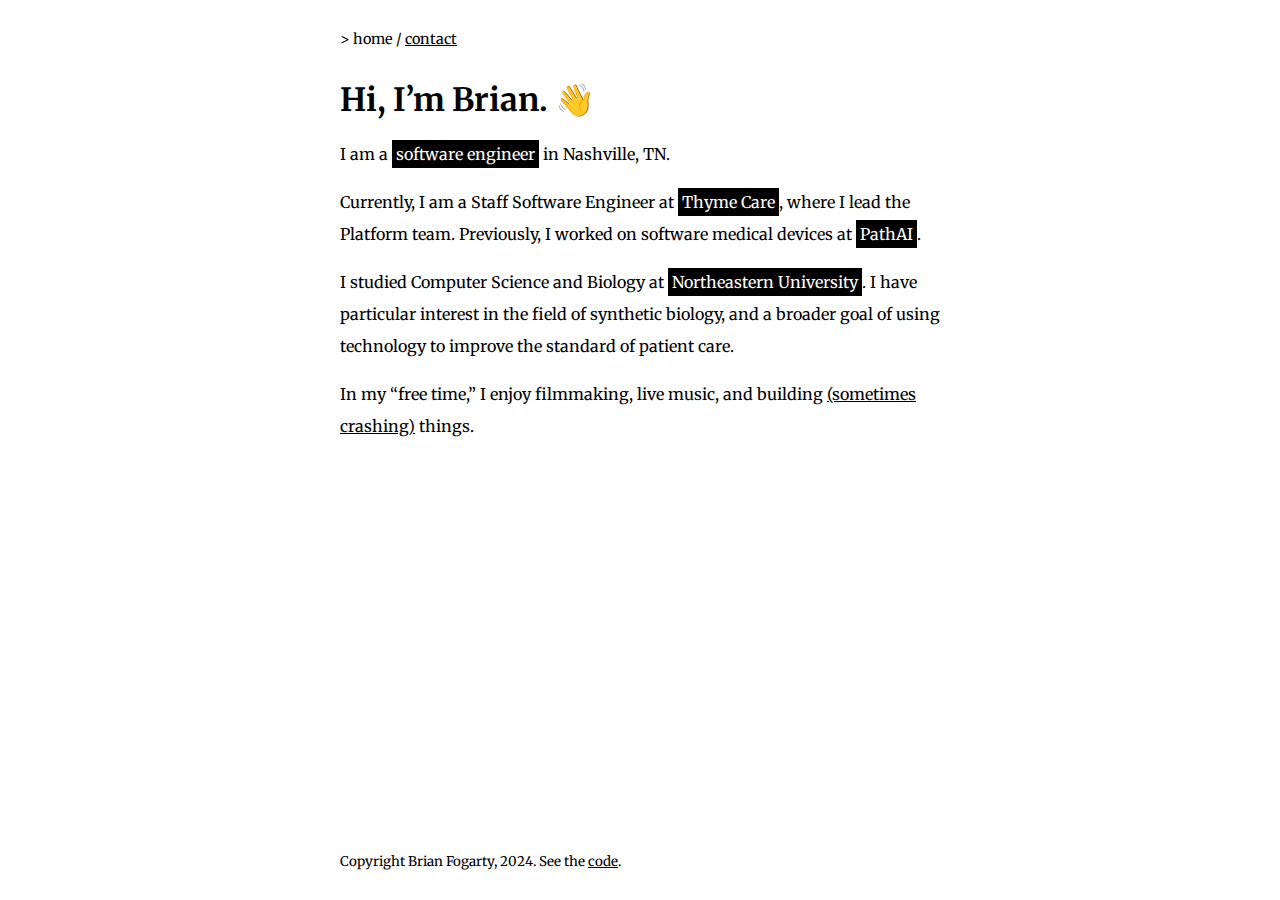
<file: index.html>
<!doctype html><html lang=en-us><head><meta charset=utf-8><meta name=viewport content="width=device-width,initial-scale=1"><title>Brian Fogarty</title><meta name=description content="Boston-based computer scientist, biologist, and coffee drinker."><meta name=generator content="Hugo 0.81.0"><link rel=preconnect href=https://fonts.gstatic.com><link href="https://fonts.googleapis.com/css2?family=Merriweather&display=swap" rel=stylesheet><link href="https://fonts.googleapis.com/css2?family=Inconsolata&display=swap" rel=stylesheet><link rel=stylesheet href=/css/style.css></head><body><div id=page><header><nav>>
<span>home</span>
<span><a href=/contact>contact</a></span></nav></header><section id=main><h1 id=hi-im-brian-wave>Hi, I&rsquo;m Brian. 👋</h1><p>I am a <strong>software engineer</strong> in Nashville, TN.</p><p>Currently, I am a Staff Software Engineer at <a href=https://thymecare.com/ target=_blank><strong>Thyme Care</strong></a>, where I lead the Platform team. Previously, I worked on software medical devices at <a href=https://www.pathai.com/ target=_blank><strong>PathAI</strong></a>.</p><p>I studied Computer Science and Biology at <strong>Northeastern University</strong>. I have particular interest in the field of synthetic biology, and a broader goal of using technology to improve the standard of patient care.</p><p>In my &ldquo;free time,&rdquo; I enjoy filmmaking, live music, and building <a href=https://youtu.be/CGrl7_2xaRE target=_blank>(sometimes crashing)</a> things.</p></section><footer><p>Copyright Brian Fogarty, 2024. See the <a href=https://github.com/bfogarty/brnfgrty.com target=_blank>code</a>.</p></footer></div></body></html>
</file>
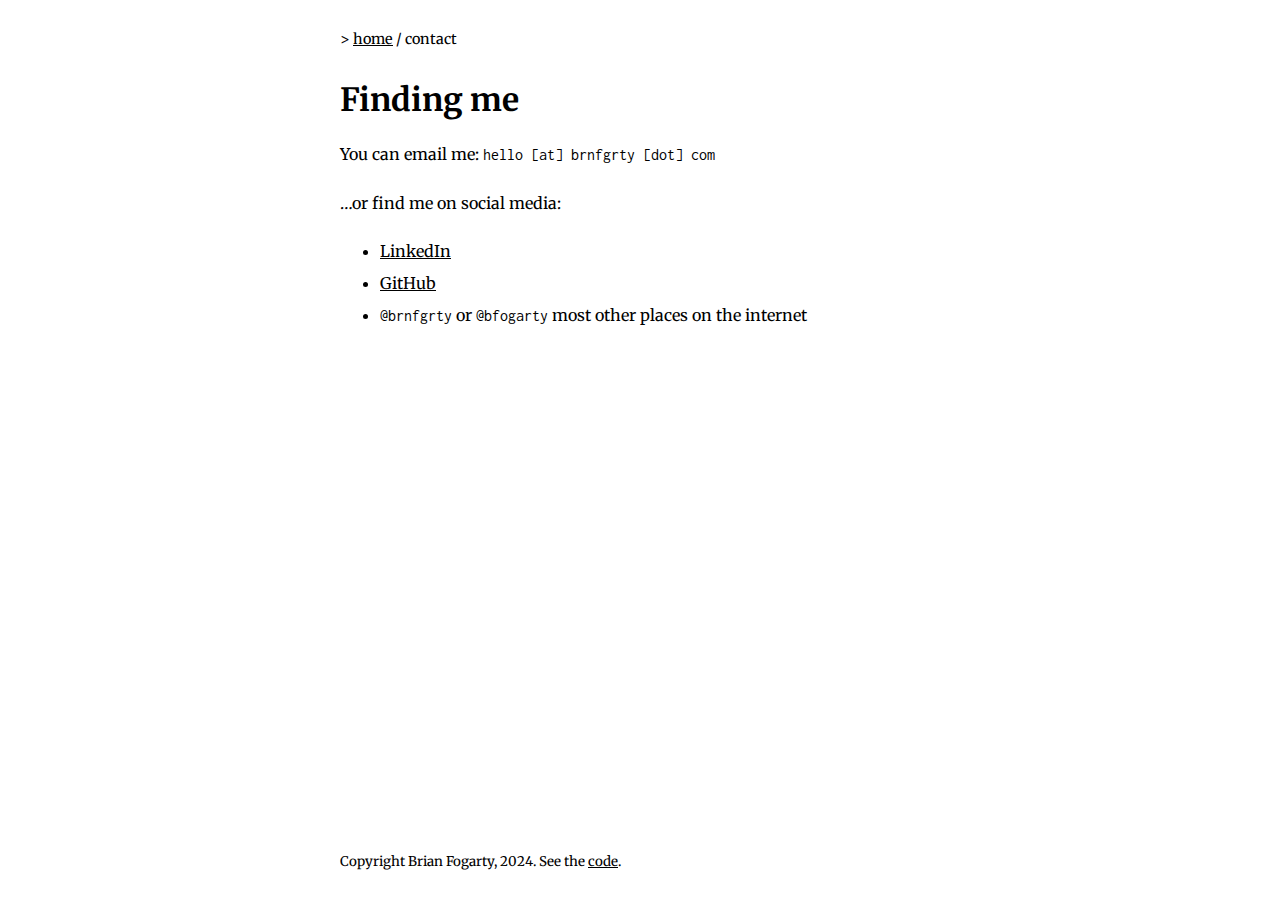
<file: contact/index.html>
<!doctype html><html lang=en-us><head><meta charset=utf-8><meta name=viewport content="width=device-width,initial-scale=1"><title>Finding me | Brian Fogarty</title><meta name=description content="Boston-based computer scientist, biologist, and coffee drinker."><meta name=generator content="Hugo 0.81.0"><link rel=preconnect href=https://fonts.gstatic.com><link href="https://fonts.googleapis.com/css2?family=Merriweather&display=swap" rel=stylesheet><link href="https://fonts.googleapis.com/css2?family=Inconsolata&display=swap" rel=stylesheet><link rel=stylesheet href=/css/style.css></head><body><div id=page><header><nav>>
<span><a href=/>home</a></span>
<span>contact</span></nav></header><section id=main><h1>Finding me</h1><p>You can email me: <code>hello [at] brnfgrty [dot] com</code></p><p>&mldr;or find me on social media:</p><ul><li><a href=https://www.linkedin.com/in/brnfgrty/ target=_blank>LinkedIn</a></li><li><a href=https://github.com/bfogarty target=_blank>GitHub</a></li><li><code>@brnfgrty</code> or <code>@bfogarty</code> most other places on the internet</li></ul></section><footer><p>Copyright Brian Fogarty, 2024. See the <a href=https://github.com/bfogarty/brnfgrty.com target=_blank>code</a>.</p></footer></div></body></html>
</file>
